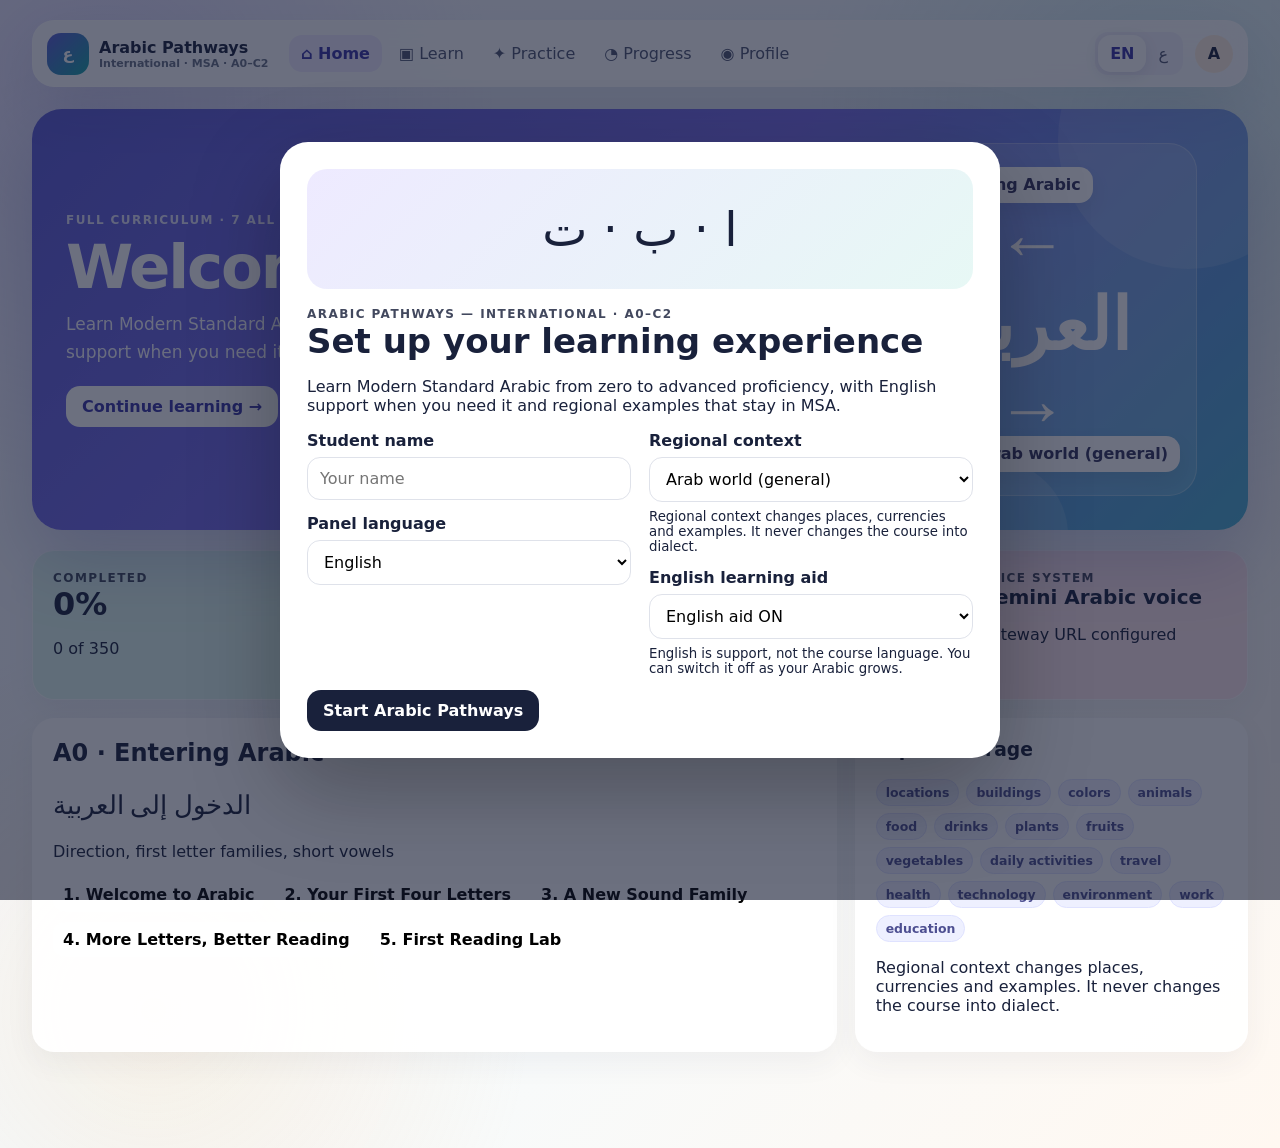
<file: index.html>
<!doctype html>
<html lang="en" dir="ltr">
<head>
  <meta charset="utf-8" />
  <meta name="viewport" content="width=device-width,initial-scale=1,viewport-fit=cover" />
  <meta name="theme-color" content="#5b5bd6" />
  <meta name="apple-mobile-web-app-capable" content="yes" />
  <meta name="apple-mobile-web-app-status-bar-style" content="default" />
  <meta name="apple-mobile-web-app-title" content="Arabic Pathways" />
  <title>Arabic Pathways — International</title>
  <link rel="manifest" href="manifest.webmanifest" />
  <link rel="icon" href="icons/icon.svg" type="image/svg+xml" />
  <link rel="stylesheet" href="app.css?v=0.4.3" />
</head>
<body>
  <div id="app"></div>
  <script src="config.js?v=0.4.3"></script>
  <script src="course-data.js?v=0.4.3"></script>
  <script src="app.js?v=0.4.3"></script>
  <script src="mobile-app.js?v=0.4.3"></script>
</body>
</html>
</file>
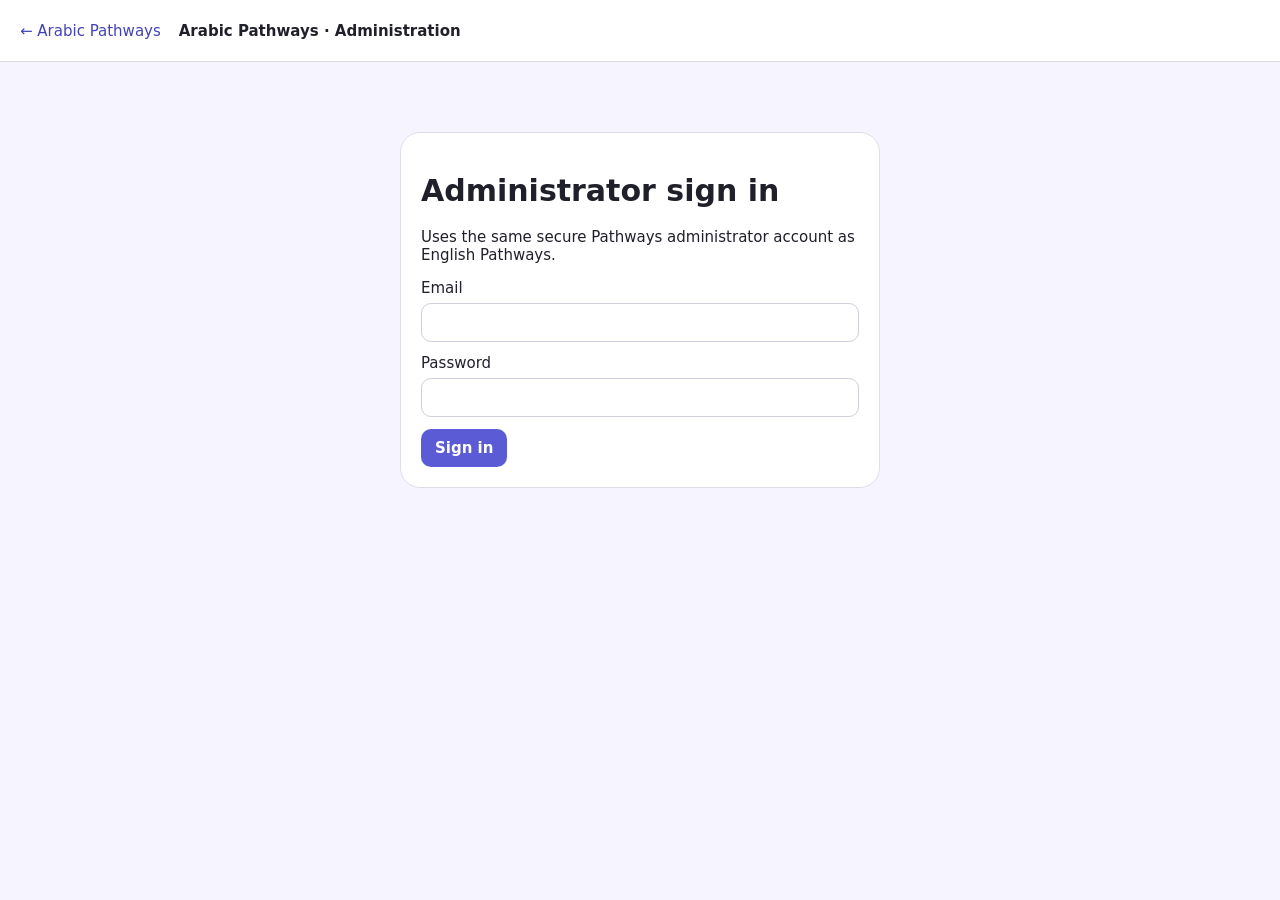
<file: admin/index.html>
<!doctype html><html lang="en"><head><meta charset="utf-8"><meta name="viewport" content="width=device-width,initial-scale=1"><meta name="theme-color" content="#5b5bd6"><title>Arabic Pathways Administration</title><link rel="stylesheet" href="admin.css"></head><body><header><a href="../">← Arabic Pathways</a><strong>Arabic Pathways · Administration</strong><button id="logout" hidden>Sign out</button></header><main id="app"></main><div id="toast"></div><script src="../config.js?v=0.4.1"></script><script src="admin.js?v=0.4.1"></script></body></html>
</file>
<file: app.css>
:root{
 --ink:#19213b;--muted:#667085;--surface:#fff;--line:#e8e9f2;--violet:#5b5bd6;--violet2:#7f6cf1;
 --teal:#14a6a6;--mint:#dff7ee;--sky:#e3f3ff;--lav:#eeeaff;--peach:#fff0df;--rose:#ffe7ec;--yellow:#fff6cf;
 --shadow:0 18px 55px rgba(44,48,92,.10);--r:22px;
 font-family:Inter,ui-sans-serif,system-ui,-apple-system,"Segoe UI",Arial,sans-serif;
}
*{box-sizing:border-box} html,body{margin:0;min-height:100%;background:#f6f5ff;color:var(--ink)}
body{background:
 radial-gradient(circle at 8% 9%,rgba(127,108,241,.18),transparent 25%),
 radial-gradient(circle at 91% 11%,rgba(20,166,166,.13),transparent 24%),
 radial-gradient(circle at 12% 88%,rgba(255,189,121,.18),transparent 25%),
 linear-gradient(135deg,#f8f7ff 0%,#f4fbff 48%,#fff8f1 100%);}
button,input,select{font:inherit}.shell{max-width:1260px;margin:auto;min-height:100vh;padding:20px 22px 96px}.topbar{display:flex;align-items:center;gap:12px;position:sticky;top:10px;z-index:10;background:rgba(255,255,255,.86);backdrop-filter:blur(16px);border:1px solid rgba(255,255,255,.7);border-radius:22px;padding:11px 14px;box-shadow:var(--shadow)}
.brand{display:flex;align-items:center;gap:10px;font-weight:800;min-width:230px}.logo{width:42px;height:42px;border-radius:14px;background:linear-gradient(135deg,var(--violet),var(--teal));display:grid;place-items:center;color:white;font-weight:900}.brand small{display:block;color:var(--muted);font-weight:600;font-size:11px}.spacer{flex:1}.nav{display:flex;gap:5px}.nav button,.lang-switch button{border:0;background:transparent;color:#4c5470;padding:9px 12px;border-radius:13px;cursor:pointer}.nav button.active{background:var(--lav);color:#3734a5;font-weight:800}.lang-switch{display:flex;background:#f2f1fb;border-radius:13px;padding:3px}.lang-switch button.active{background:white;box-shadow:0 4px 14px rgba(44,48,92,.10);font-weight:800;color:#3734a5}.avatar{width:38px;height:38px;border-radius:50%;display:grid;place-items:center;background:var(--peach);font-weight:800}
.main{margin-top:22px}.hero{position:relative;overflow:hidden;border-radius:30px;padding:34px;background:linear-gradient(135deg,#5b5bd6,#7d70f1 48%,#4aaed0);color:white;box-shadow:0 28px 70px rgba(69,70,160,.25)}.hero:before,.hero:after{content:"";position:absolute;border-radius:50%;background:rgba(255,255,255,.13)}.hero:before{width:260px;height:260px;right:-70px;top:-100px}.hero:after{width:150px;height:150px;right:180px;bottom:-80px}.hero-grid{display:grid;grid-template-columns:1.35fr .65fr;gap:28px;align-items:center;position:relative}.eyebrow{text-transform:uppercase;letter-spacing:.12em;font-size:12px;font-weight:800;opacity:.82}.hero h1{font-size:clamp(34px,5vw,61px);line-height:1.02;margin:9px 0 12px;letter-spacing:-.035em}.hero p{font-size:17px;line-height:1.65;max-width:720px;margin:0;opacity:.94}.hero-art{min-height:230px;display:grid;place-items:center}.scene{width:min(330px,100%);aspect-ratio:1.2;background:rgba(255,255,255,.15);border:1px solid rgba(255,255,255,.25);border-radius:28px;position:relative;display:grid;place-items:center}.scene .arabic-big{font-family:"Noto Naskh Arabic","Amiri",serif;font-size:78px;font-weight:700}.bubble{position:absolute;background:white;color:#34335d;padding:8px 12px;border-radius:14px;font-weight:800;box-shadow:0 8px 20px rgba(0,0,0,.08)}.b1{top:23px;left:20px}.b2{bottom:23px;right:16px}.btn{border:0;border-radius:14px;padding:11px 16px;font-weight:800;cursor:pointer}.btn.primary{background:var(--ink);color:white}.btn.light{background:white;color:#3734a5}.btn.ghost{background:#f4f5fa;color:#353d58}.hero-actions{display:flex;gap:10px;margin-top:20px;flex-wrap:wrap}
.grid{display:grid;grid-template-columns:repeat(12,1fr);gap:18px;margin-top:20px}.card{background:rgba(255,255,255,.92);border:1px solid rgba(255,255,255,.8);border-radius:var(--r);padding:20px;box-shadow:0 10px 30px rgba(44,48,92,.06)}.card h2,.card h3{margin-top:0}.metric{grid-column:span 3;min-height:150px}.metric .num{font-size:32px;font-weight:900}.metric:nth-child(1){background:var(--mint)}.metric:nth-child(2){background:var(--sky)}.metric:nth-child(3){background:var(--yellow)}.metric:nth-child(4){background:var(--rose)}.wide{grid-column:span 8}.side{grid-column:span 4}.section-title{display:flex;align-items:end;justify-content:space-between;gap:16px;margin:28px 0 12px}.section-title h2{margin:0;font-size:28px}.section-title p{margin:0;color:var(--muted)}
.unit-grid{display:grid;grid-template-columns:repeat(2,minmax(0,1fr));gap:16px}.unit{padding:22px;border-radius:24px;position:relative;overflow:hidden;min-height:190px}.unit:nth-child(4n+1){background:var(--lav)}.unit:nth-child(4n+2){background:var(--mint)}.unit:nth-child(4n+3){background:var(--peach)}.unit:nth-child(4n){background:var(--sky)}.unit .tag{font-size:11px;font-weight:900;letter-spacing:.08em;text-transform:uppercase}.unit h3{font-size:24px;margin:8px 0}.unit p{color:#566078;line-height:1.55}.unit .count{position:absolute;right:18px;top:18px;font-size:46px;font-weight:900;opacity:.09}.lesson-row{display:flex;gap:10px;flex-wrap:wrap;margin-top:13px}.lesson-chip{border:0;background:rgba(255,255,255,.78);padding:8px 10px;border-radius:12px;cursor:pointer;font-weight:700}.lesson-chip.locked{opacity:.45;cursor:not-allowed}
.lesson-shell{max-width:1100px;margin:auto}.back{border:0;background:transparent;font-size:22px;cursor:pointer;padding:8px}.lesson-head{background:linear-gradient(135deg,#e9e6ff,#e7f8f5);border-radius:30px;padding:28px;margin-top:8px;display:grid;grid-template-columns:1fr 280px;gap:20px;align-items:center}.lesson-head h1{font-size:clamp(34px,5vw,54px);margin:5px 0 8px;letter-spacing:-.03em}.lesson-head p{line-height:1.6;color:#505a73}.lesson-art{height:220px;border-radius:25px;background:white;display:grid;place-items:center;position:relative;overflow:hidden}.letter-cloud{font-family:"Noto Naskh Arabic","Amiri",serif;font-size:62px;font-weight:800;color:#413e9f}.lesson-steps{display:grid;grid-template-columns:repeat(5,1fr);gap:9px;margin:18px 0}.step{border:0;border-radius:16px;padding:11px 8px;background:white;box-shadow:0 7px 20px rgba(44,48,92,.07);cursor:pointer;text-align:left}.step small{display:block;color:#8b91a6;font-weight:900;font-size:10px}.step strong{font-size:14px}.step.active{background:var(--violet);color:white}.step.active small{color:#ddd9ff}.lesson-panel{background:white;border-radius:28px;padding:28px;box-shadow:var(--shadow)}.lesson-panel h2{font-size:30px;margin:0 0 8px}.lesson-panel h3{font-size:21px;margin:28px 0 8px}.lesson-panel p,.lesson-panel li{line-height:1.75}.arabic{font-family:"Noto Naskh Arabic","Amiri","Segoe UI",serif;font-size:1.35em;line-height:1.9}.arabic.box{direction:rtl;text-align:right;background:#faf9ff;border:1px solid #eceaff;border-radius:18px;padding:18px;margin:12px 0}.aid{background:#fff8e3;border:1px solid #f6df9f;border-radius:16px;padding:14px 16px;margin:12px 0;color:#5f5433}.why{background:#eaf8f5;border-radius:18px;padding:17px}.visual-flow{display:grid;grid-template-columns:repeat(4,1fr);gap:10px;margin:18px 0}.flow-card{border-radius:18px;padding:16px;min-height:125px}.flow-card:nth-child(1){background:var(--sky)}.flow-card:nth-child(2){background:var(--yellow)}.flow-card:nth-child(3){background:var(--lav)}.flow-card:nth-child(4){background:var(--rose)}.flow-card b{display:block;margin-bottom:6px}.activity{border:1px solid var(--line);border-radius:18px;padding:17px;margin:14px 0}.options{display:grid;gap:9px;margin-top:12px}.option{border:1px solid #e2e4ed;background:white;border-radius:14px;padding:11px 13px;text-align:left;cursor:pointer}.option.correct{background:#e5f8ef;border-color:#8bd8b3}.option.wrong{background:#ffeaed;border-color:#ef9ca9}.feedback{font-weight:800;margin-top:8px}.hear{border:0;background:#eceaff;color:#3c389c;padding:7px 10px;border-radius:11px;cursor:pointer}.aid-toggle{display:flex;align-items:center;gap:8px;font-weight:800}.toggle{width:46px;height:26px;border-radius:20px;background:#c9cbd6;position:relative;cursor:pointer}.toggle:after{content:"";position:absolute;width:20px;height:20px;background:white;border-radius:50%;top:3px;left:3px;transition:.2s}.toggle.on{background:var(--teal)}.toggle.on:after{left:23px}
.profile-grid{display:grid;grid-template-columns:1fr 1fr;gap:18px}.form-group{display:grid;gap:7px;margin-bottom:14px}.form-group label{font-weight:800}.form-group input,.form-group select{width:100%;border:1px solid #dfe2ea;border-radius:13px;padding:11px 12px;background:white}.roadmap{display:grid;gap:10px}.road-row{display:grid;grid-template-columns:75px 1fr auto;gap:12px;align-items:center;padding:13px;border-radius:15px;background:#fafaff}.status{font-size:12px;font-weight:900;padding:5px 9px;border-radius:999px;background:#eceaff;color:#403c9f}.status.planned{background:#f0f1f4;color:#777e90}
.bottom-nav{display:none}.modal-wrap{position:fixed;inset:0;background:rgba(19,25,49,.62);display:grid;place-items:center;padding:20px;z-index:100}.modal{width:min(720px,100%);max-height:92vh;overflow:auto;background:white;border-radius:28px;padding:27px;box-shadow:0 32px 90px rgba(0,0,0,.28)}.modal h2{font-size:34px;margin:0 0 8px}.onboard-art{height:120px;border-radius:20px;background:linear-gradient(135deg,#eeeaff,#e7f8f5);display:grid;place-items:center;font-size:48px;margin-bottom:18px}
[dir="rtl"] .step,[dir="rtl"] .option{text-align:right}[dir="rtl"] .brand{min-width:210px}[dir="rtl"] .section-title{direction:rtl}
@media(max-width:900px){.shell{padding:10px 12px 100px}.topbar{top:6px}.brand{min-width:auto}.brand .brand-text,.nav{display:none}.hero{padding:24px}.hero-grid{grid-template-columns:1fr}.hero-art{min-height:180px}.scene{width:250px}.grid{grid-template-columns:1fr 1fr}.metric,.wide,.side{grid-column:auto}.unit-grid{grid-template-columns:1fr}.lesson-head{grid-template-columns:1fr}.lesson-art{height:180px}.lesson-steps{display:flex;overflow-x:auto;padding-bottom:4px}.step{min-width:130px}.visual-flow{grid-template-columns:1fr 1fr}.profile-grid{grid-template-columns:1fr}.bottom-nav{display:grid;grid-template-columns:repeat(5,1fr);position:fixed;left:12px;right:12px;bottom:10px;z-index:50;background:rgba(255,255,255,.94);backdrop-filter:blur(18px);border-radius:22px;padding:7px;box-shadow:0 14px 40px rgba(35,41,80,.20)}.bottom-nav button{border:0;background:transparent;border-radius:14px;padding:8px 3px;font-size:11px;color:#666d83}.bottom-nav button.active{background:var(--lav);color:#3e3a9d;font-weight:900}.topbar .spacer{display:block}.lang-switch button{padding:8px 9px}.hero h1{font-size:38px}.metric{min-height:125px}.modal{padding:21px}}
@media(max-width:580px){.grid{grid-template-columns:1fr}.visual-flow{grid-template-columns:1fr}.hero p{font-size:15px}.lesson-panel{padding:20px}.lesson-head{padding:20px}.lesson-head h1{font-size:36px}.topbar{border-radius:18px}.lang-switch button{font-size:12px}.scene{width:215px}.metric{grid-column:auto}}

/* v0.2 AI voice layer */
.hear-group{display:inline-flex;gap:7px;flex-wrap:wrap;vertical-align:middle;margin-inline-start:8px}.hear.secondary{background:#eaf8f5;color:#177c7c}.hear.busy,.btn.busy{opacity:.65;cursor:wait}.voice-lab{margin:20px 0 26px;padding:20px;border-radius:22px;background:linear-gradient(135deg,#f1efff,#eaf9f5);border:1px solid #dedaf7}.voice-lab-head{display:flex;align-items:center;justify-content:space-between;gap:14px}.voice-lab-head h3{margin:3px 0}.voice-provider{font-size:12px;font-weight:900;border-radius:999px;padding:7px 10px;background:white;color:#46439d}.voice-controls{display:flex;gap:9px;flex-wrap:wrap;margin:15px 0}.btn.record{background:#d94762;color:white}.btn.ai{background:linear-gradient(135deg,#5b5bd6,#14a6a6);color:white}.btn:disabled{opacity:.45;cursor:not-allowed}.voice-message{font-size:13px;color:#5f6780;font-weight:700;margin-top:8px}.voice-feedback{margin-top:15px;background:white;border:1px solid #dfe5ee;border-radius:17px;padding:16px;position:relative}.voice-feedback p{margin:8px 0}.feedback-score{position:absolute;top:12px;right:14px;background:#eceaff;color:#3e3a9d;font-weight:900;border-radius:999px;padding:5px 9px}.voice-status{display:flex;align-items:center;gap:11px;padding:13px;border-radius:16px;background:#f7f7fb;margin-bottom:12px}.voice-status small{display:block;color:#6a7185;margin-top:2px}.status-dot{width:11px;height:11px;border-radius:50%;background:#a8adba;box-shadow:0 0 0 5px rgba(168,173,186,.15)}.voice-status.online .status-dot{background:#23a67a;box-shadow:0 0 0 5px rgba(35,166,122,.14)}.voice-status.local .status-dot{background:#e2a526;box-shadow:0 0 0 5px rgba(226,165,38,.14)}
@media(max-width:580px){.hear-group{display:flex;margin:9px 0 0}.voice-lab{padding:16px}.voice-lab-head{align-items:flex-start;flex-direction:column}.voice-controls .btn{flex:1 1 45%}.feedback-score{position:static;display:inline-block;margin-bottom:4px}}

/* v0.2.2 individual Arabic sound tiles */
.sound-tile-grid{display:grid;grid-template-columns:repeat(auto-fit,minmax(120px,1fr));gap:12px;margin:14px 0 20px;direction:rtl}
.sound-tile{border:1px solid #dedcf6;background:linear-gradient(180deg,#fff,#f7f6ff);border-radius:20px;padding:14px 10px 12px;min-height:118px;display:grid;place-items:center;gap:5px;cursor:pointer;box-shadow:0 8px 20px rgba(50,52,110,.06);transition:transform .15s ease,box-shadow .15s ease,border-color .15s ease}
.sound-tile:hover{transform:translateY(-2px);box-shadow:0 12px 24px rgba(50,52,110,.10);border-color:#bcb8ec}
.sound-tile:active{transform:translateY(0)}
.sound-tile.busy{opacity:.65;cursor:wait;transform:none}
.sound-symbol{font-family:"Noto Naskh Arabic","Amiri","Segoe UI",serif;font-size:3.1rem;line-height:1;font-weight:800;color:#393691}
.sound-caption{font-family:"Noto Naskh Arabic","Amiri","Segoe UI",serif;font-size:.9rem;font-weight:800;color:#5e6480;white-space:nowrap}
.hear.single{margin-inline-start:8px;width:38px;height:38px;padding:0;border-radius:50%;vertical-align:middle}
@media(max-width:580px){.sound-tile-grid{grid-template-columns:repeat(2,minmax(0,1fr));gap:10px}.sound-tile{min-height:105px}.sound-symbol{font-size:2.8rem}}

/* v0.3.0 — Full A0–C2 curriculum */
.level-tabs{display:flex;gap:10px;overflow-x:auto;padding:4px 0 14px;scrollbar-width:thin}
.level-tab{min-width:112px;border:1px solid rgba(91,91,214,.16);background:#fff;border-radius:18px;padding:12px 14px;display:flex;flex-direction:column;gap:3px;align-items:flex-start;box-shadow:0 8px 20px rgba(66,65,129,.06);cursor:pointer}
.level-tab b{font-size:1.05rem}.level-tab small{opacity:.72;white-space:nowrap}.level-tab.active{background:linear-gradient(135deg,#5b5bd6,#7b63df);color:#fff;border-color:transparent}.level-tabs.compact .level-tab{min-width:64px;align-items:center}
.level-summary{display:grid;grid-template-columns:2fr 1fr;gap:24px;align-items:center;margin-bottom:18px}.level-summary h2{margin:.2rem 0}.level-summary p{margin:.35rem 0}
.full-unit{position:relative;overflow:hidden}.full-unit:before{content:'';position:absolute;inset:0 auto auto 0;width:100%;height:5px;background:linear-gradient(90deg,#5b5bd6,#34b8a8,#ffb468)}
.unit-ar-title{font-size:1.6rem;line-height:1.5}.lesson-title-ar{font-size:clamp(2rem,4vw,3.4rem)!important;line-height:1.35!important;margin:.3rem 0!important}.aid-title{font-size:1.05rem!important;color:#5d6175;margin:.1rem 0 1rem!important;font-weight:700}
.topic-cloud{display:flex;gap:7px;flex-wrap:wrap;margin:10px 0}.topic-cloud span{background:#eef0ff;border:1px solid #dfe2ff;color:#4d4f91;border-radius:999px;padding:5px 9px;font-size:.78rem;font-weight:700}
.unit-progress{display:flex;gap:12px;align-items:center;margin:12px 0}.unit-progress>span{font-size:.82rem;white-space:nowrap;opacity:.72}.unit-progress>div{flex:1;height:7px;background:#eceef7;border-radius:999px;overflow:hidden}.unit-progress i{display:block;height:100%;background:linear-gradient(90deg,#5b5bd6,#39b9a8);border-radius:inherit}
.level-progress-list{display:grid;gap:8px}.level-progress-row{display:grid;grid-template-columns:45px minmax(110px,1fr) minmax(100px,2fr) 60px;align-items:center;gap:10px;border:0;background:#f7f8fc;border-radius:13px;padding:10px 12px;text-align:start;cursor:pointer}.level-progress-row>div{height:7px;border-radius:999px;overflow:hidden;background:#e5e7f2}.level-progress-row i{display:block;height:100%;background:linear-gradient(90deg,#5b5bd6,#36b5a8)}.level-progress-row em{font-style:normal;text-align:end;font-size:.82rem}
.unit-picker{display:flex;gap:8px;overflow-x:auto;padding:4px 0 14px}.unit-picker button{white-space:nowrap;border:1px solid #e1e3ef;background:#fff;border-radius:999px;padding:8px 12px;cursor:pointer}.unit-picker button.active{background:#25274a;color:#fff;border-color:#25274a}
.regional-card{margin:22px 0 4px;padding:18px;border-radius:18px;background:linear-gradient(135deg,#effcf9,#f8f4ff);border:1px solid #dfeee9}.regional-card p{margin:.45rem 0}.regional-card .arabic{font-size:1.12rem;line-height:1.9}
.note-ar{margin:18px 0;padding:16px;border-radius:16px;background:#fff8df;border:1px solid #f4e6a8}.note-ar .aid{margin-top:10px}.expl-ar{font-size:1.07rem;line-height:1.95}.activity-ar-q{margin-top:8px;font-size:1.06rem;line-height:1.7;color:#50536e}
@media (max-width:720px){.level-summary{grid-template-columns:1fr}.level-tab{min-width:96px}.level-progress-row{grid-template-columns:38px 1fr 70px}.level-progress-row>div{grid-column:2/4}.lesson-title-ar{font-size:2.2rem!important}}

/* v0.4.0 unified-account, vocabulary and mobile/PWA additions */
.vocab-grid{display:grid;grid-template-columns:repeat(auto-fit,minmax(150px,1fr));gap:10px;margin:14px 0 22px}.vocab-item{display:grid;grid-template-columns:1fr auto;gap:6px 8px;align-items:center;border:1px solid var(--line,#ddd);border-radius:14px;padding:12px;background:var(--card,#fff)}.vocab-item .arabic{font-size:1.35rem;font-weight:700}.vocab-item small{grid-column:1/-1;opacity:.72}.account-card{grid-column:span 1}.account-actions{display:flex;gap:10px;flex-wrap:wrap;margin-top:12px}.sync-status{display:flex;gap:10px;align-items:center;border-radius:14px;padding:11px 12px;background:#f4f4f8}.sync-status.online{background:#edf8f1}.sync-status.error{background:#fff0f0}.sync-status small{display:block;opacity:.7;margin-top:2px}.onboarding-wide{max-width:980px}.onboarding-columns{display:grid;grid-template-columns:1.2fr .8fr;gap:24px}.restore-card{border:1px solid var(--line,#ddd);border-radius:18px;padding:18px;background:rgba(255,255,255,.55)}.deactivated-card{max-width:760px;margin:70px auto}.ap-offline-pill,.ap-update-banner{position:fixed;z-index:1000;left:50%;transform:translateX(-50%);border-radius:999px;padding:9px 14px;box-shadow:0 8px 30px rgba(0,0,0,.16);font:600 13px system-ui;background:#24242c;color:#fff}.ap-offline-pill{top:10px}.ap-update-banner{bottom:82px;display:flex;gap:10px;align-items:center}.ap-update-banner button{border:0;border-radius:999px;padding:7px 11px;font-weight:700;cursor:pointer}.ap-install-fab{position:fixed;right:16px;bottom:82px;z-index:900;border:0;border-radius:999px;padding:11px 15px;box-shadow:0 8px 26px rgba(0,0,0,.17);font-weight:700;cursor:pointer}.btn[href]{display:inline-flex;align-items:center;text-decoration:none}
@media(max-width:760px){.onboarding-columns{grid-template-columns:1fr}.profile-grid{grid-template-columns:1fr}.vocab-grid{grid-template-columns:repeat(2,minmax(0,1fr))}.vocab-item{padding:10px}.ap-update-banner{bottom:74px;max-width:92vw}.ap-install-fab{bottom:76px}}
.scene .arabic-big,.letter-cloud{max-width:88%;overflow-wrap:anywhere;word-break:normal;text-align:center;line-height:1.15}
.scene .arabic-big{font-size:clamp(42px,7vw,72px);padding:58px 16px 45px}
.letter-cloud{font-size:clamp(34px,5vw,58px);padding:18px}
.bubble{max-width:calc(100% - 36px);white-space:normal;line-height:1.25}
@media(max-width:520px){.scene{width:min(100%,300px)}.scene .arabic-big{font-size:44px}.bubble{font-size:13px}.vocab-grid{grid-template-columns:1fr}.vocab-item .arabic{line-height:1.55}}
</file>
<file: admin/admin.css>
*{box-sizing:border-box}body{margin:0;font:15px system-ui;background:#f6f5ff;color:#20202a}header{height:62px;display:flex;align-items:center;gap:18px;padding:0 20px;background:#fff;border-bottom:1px solid #ddd;position:sticky;top:0}header strong{flex:1}button,a{font:inherit}a{color:#4242b8;text-decoration:none}.wrap{max-width:1180px;margin:28px auto;padding:0 16px}.card{background:#fff;border:1px solid #dedee8;border-radius:20px;padding:20px}.login{max-width:480px;margin:70px auto}.field{display:grid;gap:6px;margin:12px 0}.field input,.field textarea{width:100%;padding:11px;border:1px solid #cfcfdd;border-radius:10px}.primary,.ghost{border:0;border-radius:10px;padding:10px 14px;font-weight:700;cursor:pointer}.primary{background:#5b5bd6;color:#fff}.ghost{background:#eeeef7}.grid{display:grid;grid-template-columns:360px 1fr;gap:16px}.list{display:grid;gap:8px}.student{display:grid;text-align:left;border:1px solid #ddd;border-radius:12px;padding:12px;background:#fff;cursor:pointer}.student small{opacity:.7}.metrics{display:grid;grid-template-columns:repeat(3,1fr);gap:12px;margin:16px 0}.metric{background:#fff;border:1px solid #ddd;border-radius:16px;padding:15px}.metric b{font-size:1.6rem}.row{display:flex;justify-content:space-between;gap:15px;padding:10px 0;border-bottom:1px solid #eee}.badge{display:inline-block;padding:5px 9px;border-radius:999px;background:#eeeef7}.badge.good{background:#e9f8ee}.badge.bad{background:#ffeaea}.actions{display:flex;gap:9px;flex-wrap:wrap;margin-top:15px}#toast{position:fixed;bottom:20px;left:50%;transform:translateX(-50%);background:#222;color:#fff;padding:10px 15px;border-radius:999px;display:none}@media(max-width:800px){.grid{grid-template-columns:1fr}.metrics{grid-template-columns:1fr 1fr}}
</file>
